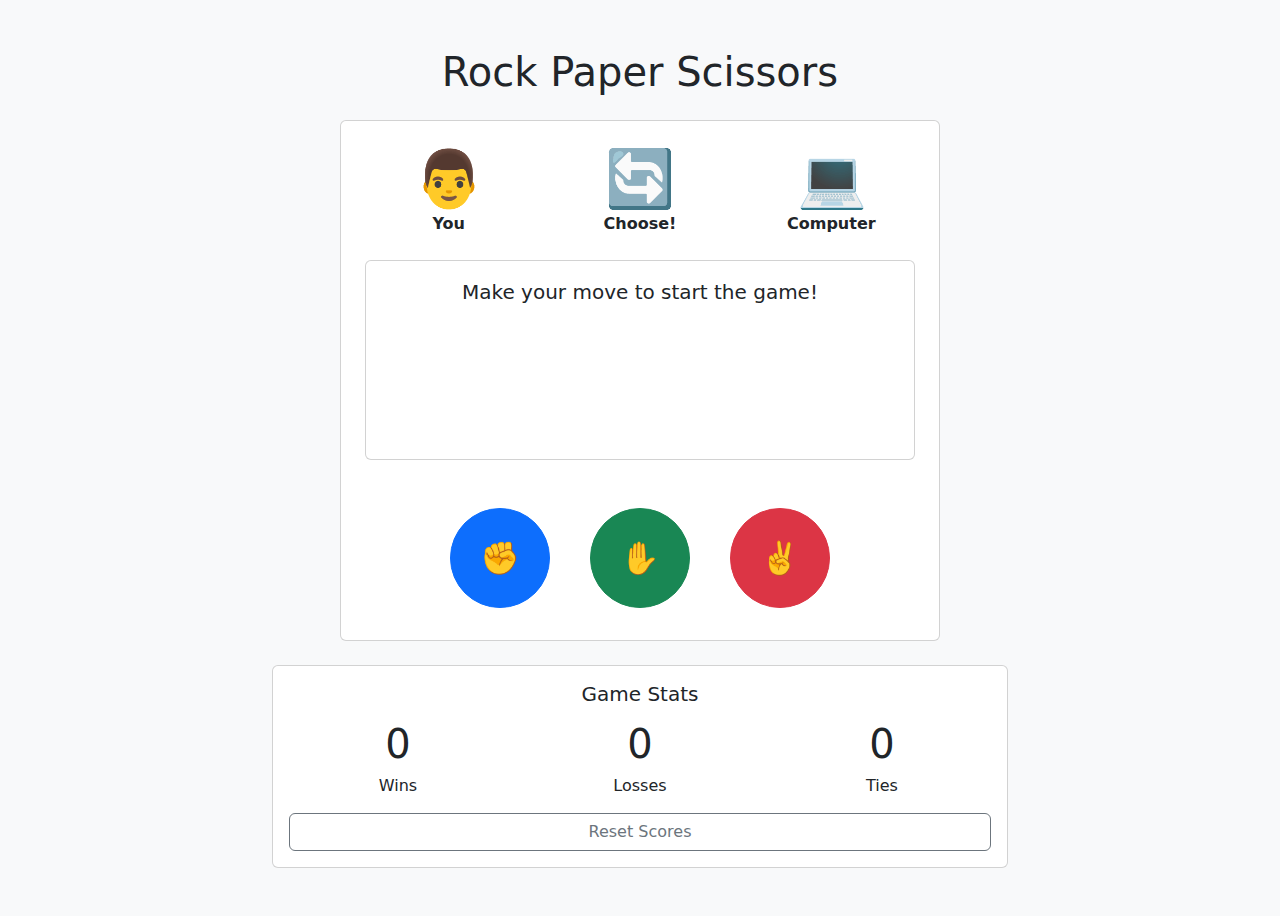
<file: index.html>
<!DOCTYPE html>
<html lang="en">
<head>
  <meta charset="UTF-8">
  <meta name="viewport" content="width=device-width, initial-scale=1.0">
  <title>Rock Paper Scissors - Game</title>
  <!-- Bootstrap CSS -->
  <link href="https://cdn.jsdelivr.net/npm/bootstrap@5.3.0/dist/css/bootstrap.min.css" rel="stylesheet">
  <link rel="stylesheet" href="style.css">
 
</head>
<body class="bg-light">
  <div class="container py-5">
    <div class="row justify-content-center">
      <div class="col-md-8 text-center">
        <h1 class="mb-4">Rock Paper Scissors</h1>
        <div class="card game-area mx-auto p-4 mb-4">
          <div class="row align-items-center mb-4">
            <div class="col-4 text-center">
              <div class="display-4">👨</div>
              <div class="fw-bold">You</div>
            </div>
            <div class="col-4 text-center">
              <div class="display-4" id="result-icon">🔄</div>
              <div class="fw-bold" id="result-text">Choose!</div>
            </div>
            <div class="col-4 text-center">
              <div class="display-4 computer-choice">💻</div>
              <div class="fw-bold">Computer</div>
            </div>
          </div>

          <div class="row justify-content-center mb-4">
            <div class="col-12">
              <div class="card result-card p-3 mb-3 bg-white" id="result-display">
                <div class="fs-5" id="result-message">Make your move to start the game!</div>
              </div>
            </div>
          </div>

          <div class="row justify-content-center">
            <div class="col-auto">
              <button class="btn btn-primary rounded-circle choice-btn m-2" onclick="playGame('Rock')">✊</button>
            </div>
            <div class="col-auto">
              <button class="btn btn-success rounded-circle choice-btn m-2" onclick="playGame('Paper')">✋</button>
            </div>
            <div class="col-auto">
              <button class="btn btn-danger rounded-circle choice-btn m-2" onclick="playGame('Scissors')">✌️</button>
            </div>
          </div>
        </div>

        <div class="card p-3">
          <h5 class="card-title">Game Stats</h5>
          <div class="row text-center">
            <div class="col-4">
              <div class="fs-1" id="wins">0</div>
              <div>Wins</div>
            </div>
            <div class="col-4">
              <div class="fs-1" id="losses">0</div>
              <div>Losses</div>
            </div>
            <div class="col-4">
              <div class="fs-1" id="ties">0</div>
              <div>Ties</div>
            </div>
          </div>
          <button id="reset-btn" class="btn btn-outline-secondary" onclick="resetScores()">Reset Scores</button>
        </div>
      </div>
    </div>
  </div>

  <!-- Bootstrap JS Bundle with Popper -->
  <script src="https://cdn.jsdelivr.net/npm/bootstrap@5.3.0/dist/js/bootstrap.bundle.min.js"></script>
  
  <script>
    // Game state
    let wins = 0;
    let losses = 0;
    let ties = 0;

    function playGame(userChoice) {
   
      const randomNumber = Math.random();
      let computerChoice = '';
      
      if(randomNumber >= 0 && randomNumber < 1/3) {
        computerChoice = 'Rock';
      } else if(randomNumber >= 1/3 && randomNumber < 2/3) {
        computerChoice = 'Paper';
      } else if (randomNumber >= 2/3 && randomNumber < 1) {
        computerChoice = 'Scissors';
      }

      // Determine result
      let result = '';
      if (userChoice === computerChoice) {
        result = 'tie';
      } else if (
        (userChoice === 'Rock' && computerChoice === 'Scissors') ||
        (userChoice === 'Paper' && computerChoice === 'Rock') ||
        (userChoice === 'Scissors' && computerChoice === 'Paper')
      ) {
        result = 'win';
      } else {
        result = 'lose';
      }

      // Update stats
      if (result === 'win') {
        wins++;
        document.getElementById('wins').textContent = wins;
      } else if (result === 'lose') {
        losses++;
        document.getElementById('losses').textContent = losses;
      } else {
        ties++;
        document.getElementById('ties').textContent = ties;
      }

      
      document.getElementById('result-icon').textContent = getEmoji(userChoice);
      document.querySelector('.computer-choice').textContent = getEmoji(computerChoice);
      
      const resultText = document.getElementById('result-text');
      const resultDisplay = document.getElementById('result-display');
      const resultMessage = document.getElementById('result-message');
      
      // Clear previous result classes
      resultDisplay.classList.remove('win', 'lose', 'tie');
      
 
      if (result === 'win') {
        resultText.textContent = 'You Win!';
        resultText.className = 'fw-bold text-success';
        resultDisplay.classList.add('win');
        resultMessage.textContent = `${userChoice} beats ${computerChoice}. You win!`;
      } else if (result === 'lose') {
        resultText.textContent = 'You Lose!';
        resultText.className = 'fw-bold text-danger';
        resultDisplay.classList.add('lose');
        resultMessage.textContent = `${computerChoice} beats ${userChoice}. You lose!`;
      } else {
        resultText.textContent = 'Tie!';
        resultText.className = 'fw-bold text-warning';
        resultDisplay.classList.add('tie');
        resultMessage.textContent = `Both chose ${userChoice}. It's a tie!`;
      }
    }

    function getEmoji(choice) {
      switch(choice) {
        case 'Rock': return '✊';
        case 'Paper': return '✋';
        case 'Scissors': return '✌️';
        default: return '❓';
      }
    }

    function resetScores() {
      // Reset all scores to 0
      wins = 0;
      losses = 0;
      ties = 0;
      
  
      document.getElementById('wins').textContent = wins;
      document.getElementById('losses').textContent = losses;
      document.getElementById('ties').textContent = ties;
      
      //A quick visual feedback
      const resetBtn = document.getElementById('reset-btn');
      resetBtn.textContent = 'Scores Reset!';
      setTimeout(() => {
        resetBtn.textContent = 'Reset Scores';
      }, 1000);
    }
  </script>
</body>
</html>
</file>
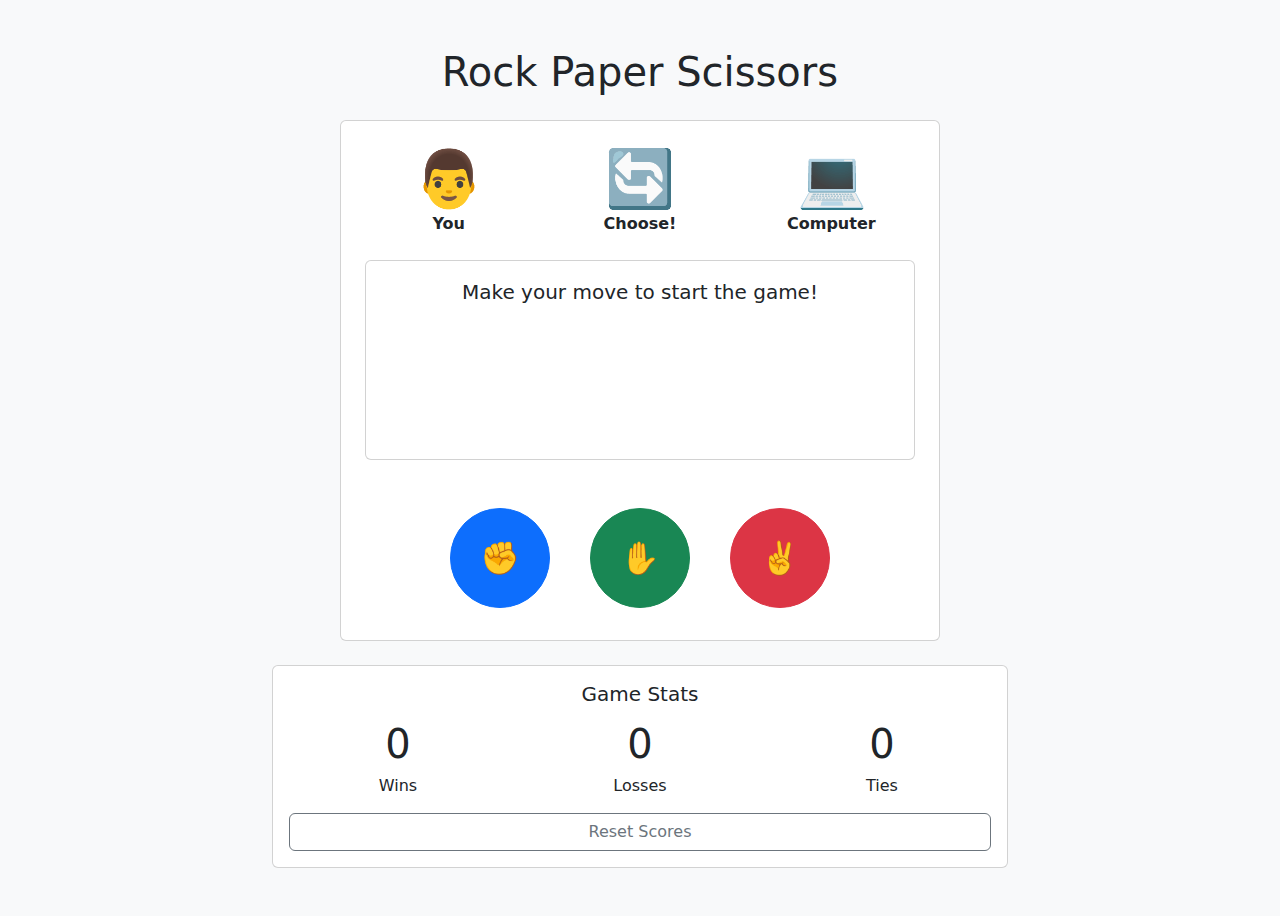
<file: Rockgame.html>
<!DOCTYPE html>
<html lang="en">
<head>
  <meta charset="UTF-8">
  <meta name="viewport" content="width=device-width, initial-scale=1.0">
  <title>Rock Paper Scissors - Game</title>
  <!-- Bootstrap CSS -->
  <link href="https://cdn.jsdelivr.net/npm/bootstrap@5.3.0/dist/css/bootstrap.min.css" rel="stylesheet">
  <link rel="stylesheet" href="style.css">
 
</head>
<body class="bg-light">
  <div class="container py-5">
    <div class="row justify-content-center">
      <div class="col-md-8 text-center">
        <h1 class="mb-4">Rock Paper Scissors</h1>
        <div class="card game-area mx-auto p-4 mb-4">
          <div class="row align-items-center mb-4">
            <div class="col-4 text-center">
              <div class="display-4">👨</div>
              <div class="fw-bold">You</div>
            </div>
            <div class="col-4 text-center">
              <div class="display-4" id="result-icon">🔄</div>
              <div class="fw-bold" id="result-text">Choose!</div>
            </div>
            <div class="col-4 text-center">
              <div class="display-4 computer-choice">💻</div>
              <div class="fw-bold">Computer</div>
            </div>
          </div>

          <div class="row justify-content-center mb-4">
            <div class="col-12">
              <div class="card result-card p-3 mb-3 bg-white" id="result-display">
                <div class="fs-5" id="result-message">Make your move to start the game!</div>
              </div>
            </div>
          </div>

          <div class="row justify-content-center">
            <div class="col-auto">
              <button class="btn btn-primary rounded-circle choice-btn m-2" onclick="playGame('Rock')">✊</button>
            </div>
            <div class="col-auto">
              <button class="btn btn-success rounded-circle choice-btn m-2" onclick="playGame('Paper')">✋</button>
            </div>
            <div class="col-auto">
              <button class="btn btn-danger rounded-circle choice-btn m-2" onclick="playGame('Scissors')">✌️</button>
            </div>
          </div>
        </div>

        <div class="card p-3">
          <h5 class="card-title">Game Stats</h5>
          <div class="row text-center">
            <div class="col-4">
              <div class="fs-1" id="wins">0</div>
              <div>Wins</div>
            </div>
            <div class="col-4">
              <div class="fs-1" id="losses">0</div>
              <div>Losses</div>
            </div>
            <div class="col-4">
              <div class="fs-1" id="ties">0</div>
              <div>Ties</div>
            </div>
          </div>
          <button id="reset-btn" class="btn btn-outline-secondary" onclick="resetScores()">Reset Scores</button>
        </div>
      </div>
    </div>
  </div>

  <!-- Bootstrap JS Bundle with Popper -->
  <script src="https://cdn.jsdelivr.net/npm/bootstrap@5.3.0/dist/js/bootstrap.bundle.min.js"></script>
  
  <script>
    // Game state
    let wins = 0;
    let losses = 0;
    let ties = 0;

    function playGame(userChoice) {
   
      const randomNumber = Math.random();
      let computerChoice = '';
      
      if(randomNumber >= 0 && randomNumber < 1/3) {
        computerChoice = 'Rock';
      } else if(randomNumber >= 1/3 && randomNumber < 2/3) {
        computerChoice = 'Paper';
      } else if (randomNumber >= 2/3 && randomNumber < 1) {
        computerChoice = 'Scissors';
      }

      // Determine result
      let result = '';
      if (userChoice === computerChoice) {
        result = 'tie';
      } else if (
        (userChoice === 'Rock' && computerChoice === 'Scissors') ||
        (userChoice === 'Paper' && computerChoice === 'Rock') ||
        (userChoice === 'Scissors' && computerChoice === 'Paper')
      ) {
        result = 'win';
      } else {
        result = 'lose';
      }

      // Update stats
      if (result === 'win') {
        wins++;
        document.getElementById('wins').textContent = wins;
      } else if (result === 'lose') {
        losses++;
        document.getElementById('losses').textContent = losses;
      } else {
        ties++;
        document.getElementById('ties').textContent = ties;
      }

      
      document.getElementById('result-icon').textContent = getEmoji(userChoice);
      document.querySelector('.computer-choice').textContent = getEmoji(computerChoice);
      
      const resultText = document.getElementById('result-text');
      const resultDisplay = document.getElementById('result-display');
      const resultMessage = document.getElementById('result-message');
      
      // Clear previous result classes
      resultDisplay.classList.remove('win', 'lose', 'tie');
      
 
      if (result === 'win') {
        resultText.textContent = 'You Win!';
        resultText.className = 'fw-bold text-success';
        resultDisplay.classList.add('win');
        resultMessage.textContent = `${userChoice} beats ${computerChoice}. You win!`;
      } else if (result === 'lose') {
        resultText.textContent = 'You Lose!';
        resultText.className = 'fw-bold text-danger';
        resultDisplay.classList.add('lose');
        resultMessage.textContent = `${computerChoice} beats ${userChoice}. You lose!`;
      } else {
        resultText.textContent = 'Tie!';
        resultText.className = 'fw-bold text-warning';
        resultDisplay.classList.add('tie');
        resultMessage.textContent = `Both chose ${userChoice}. It's a tie!`;
      }
    }

    function getEmoji(choice) {
      switch(choice) {
        case 'Rock': return '✊';
        case 'Paper': return '✋';
        case 'Scissors': return '✌️';
        default: return '❓';
      }
    }

    function resetScores() {
      // Reset all scores to 0
      wins = 0;
      losses = 0;
      ties = 0;
      
  
      document.getElementById('wins').textContent = wins;
      document.getElementById('losses').textContent = losses;
      document.getElementById('ties').textContent = ties;
      
      //A quick visual feedback
      const resetBtn = document.getElementById('reset-btn');
      resetBtn.textContent = 'Scores Reset!';
      setTimeout(() => {
        resetBtn.textContent = 'Reset Scores';
      }, 1000);
    }
  </script>
</body>
</html>
</file>
<file: style.css>
.choice-btn {
      width: 100px;
      height: 100px;
      font-size: 2rem;
      transition: all 0.3s;
    }
    .choice-btn:hover {
      transform: scale(1.1);
    }
    .result-card {
      min-height: 200px;
    }
    .computer-choice {
      transform: scaleX(-1);
    }
    .game-area {
      max-width: 600px;
    }
    .win {
      background-color: rgba(40, 167, 69, 0.2) !important;
    }
    .lose {
      background-color: rgba(220, 53, 69, 0.2) !important;
    }
    .tie {
      background-color: rgba(255, 193, 7, 0.2) !important;
    }
    #reset-btn {
      margin-top: 15px;
    }
</file>
